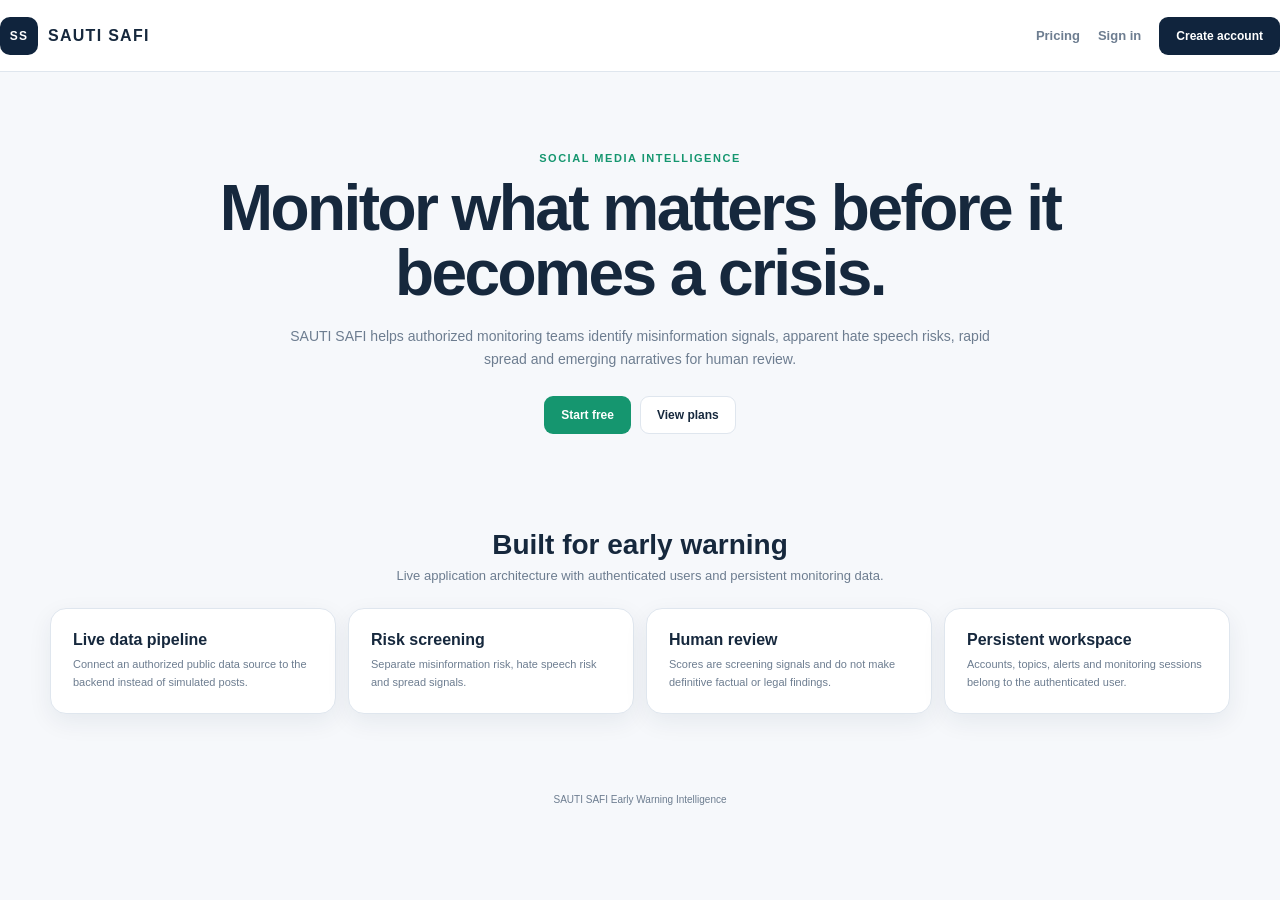
<file: frontend/index.html>
<!doctype html>
<html lang="en"><head><meta charset="UTF-8"><meta name="viewport" content="width=device-width,initial-scale=1">
<title>SAUTI SAFI | Early Warning Intelligence</title><link rel="stylesheet" href="styles.css"></head>
<body>
<nav class="nav"><div class="container" style="display:flex;justify-content:space-between;align-items:center;width:100%">
<a class="logo" href="index.html"><span class="logo-mark">SS</span><span>SAUTI SAFI</span></a>
<div class="nav-links"><a href="pricing.html">Pricing</a><a href="login.html">Sign in</a><a href="signup.html" class="btn btn-primary">Create account</a></div>
</div></nav>
<main>
<section class="hero"><div class="container">
<div class="eyebrow">Social Media Intelligence</div>
<h1>Monitor what matters before it becomes a crisis.</h1>
<p>SAUTI SAFI helps authorized monitoring teams identify misinformation signals, apparent hate speech risks, rapid spread and emerging narratives for human review.</p>
<div class="hero-actions"><a href="signup.html" class="btn btn-green">Start free</a><a href="pricing.html" class="btn btn-secondary">View plans</a></div>
</div></section>
<section class="section"><div class="container"><div class="heading"><h2>Built for early warning</h2><p>Live application architecture with authenticated users and persistent monitoring data.</p></div>
<div class="grid">
<div class="card"><strong>Live data pipeline</strong><p class="muted" style="margin-top:7px;font-size:11px;line-height:1.6">Connect an authorized public data source to the backend instead of simulated posts.</p></div>
<div class="card"><strong>Risk screening</strong><p class="muted" style="margin-top:7px;font-size:11px;line-height:1.6">Separate misinformation risk, hate speech risk and spread signals.</p></div>
<div class="card"><strong>Human review</strong><p class="muted" style="margin-top:7px;font-size:11px;line-height:1.6">Scores are screening signals and do not make definitive factual or legal findings.</p></div>
<div class="card"><strong>Persistent workspace</strong><p class="muted" style="margin-top:7px;font-size:11px;line-height:1.6">Accounts, topics, alerts and monitoring sessions belong to the authenticated user.</p></div>
</div></div></section>
</main><footer class="footer">SAUTI SAFI Early Warning Intelligence</footer>
</body></html>
</file>
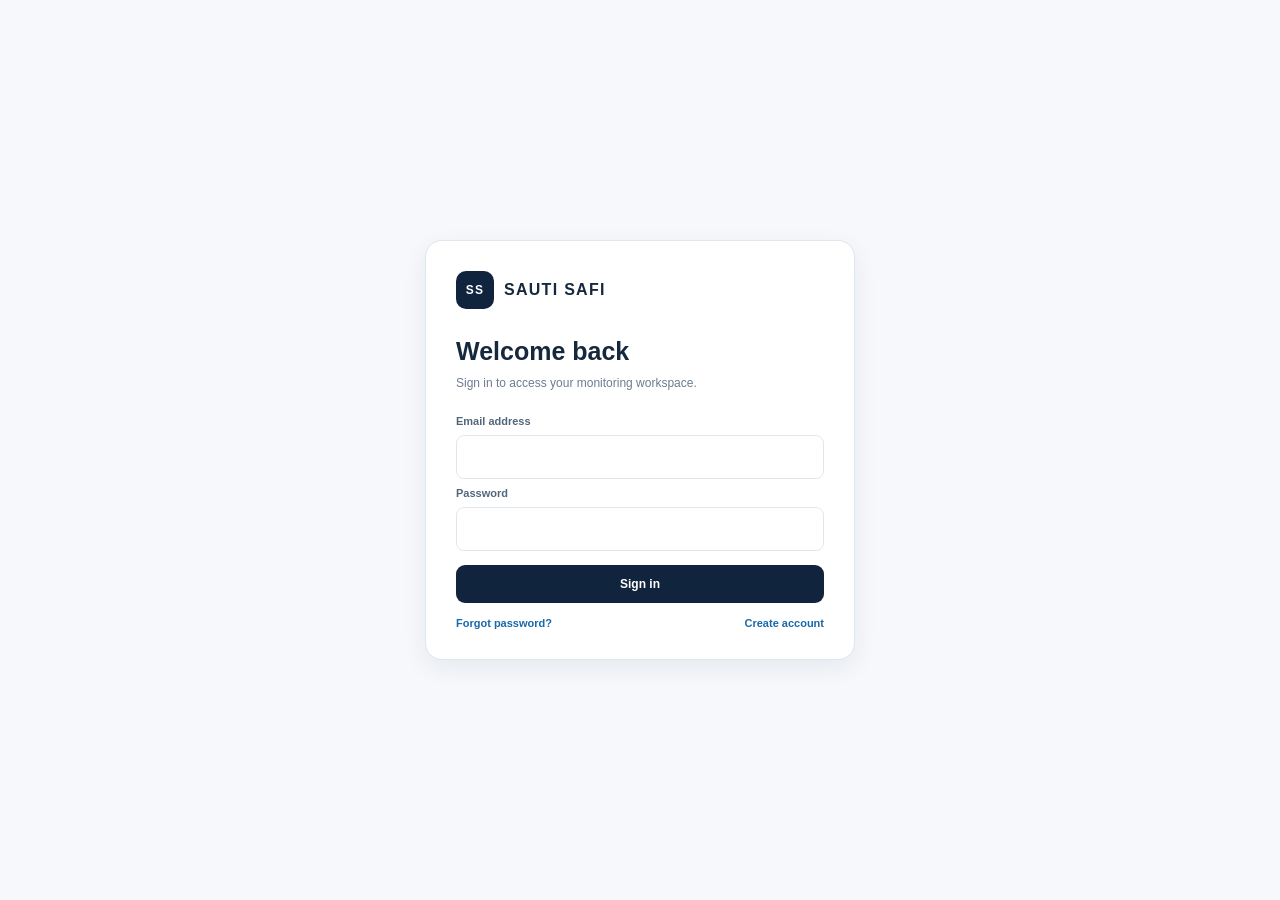
<file: frontend/dashboard.html>
<!doctype html>
<html lang="en">
<head>
  <meta charset="UTF-8">
  <meta name="viewport" content="width=device-width, initial-scale=1">
  <title>Dashboard | SAUTI SAFI</title>
  <link rel="stylesheet" href="styles.css">
</head>
<body>
  <nav class="nav">
    <div class="container" style="display:flex; justify-content:space-between; align-items:center; width:100%">
      <a class="logo" href="dashboard.html">
        <span class="logo-mark">SS</span>
        <span>SAUTI SAFI</span>
      </a>
      <div class="nav-actions">
        <a href="pricing.html" class="btn btn-secondary">Plans</a>
        <button onclick="logout()" class="btn btn-danger">Sign out</button>
      </div>
    </div>
  </nav>

  <main class="dashboard">
    <div class="container">
      <div class="dashboard-head">
        <div>
          <div class="eyebrow">Monitoring workspace</div>
          <h1 id="welcome">Dashboard</h1>
          <p class="muted" style="font-size:11px; margin-top:5px">
            Live data from your SAUTI SAFI backend. No simulated posts are inserted by this page.
          </p>
        </div>
      </div>

      <div class="grid">
        <div class="stat">
          <span>Posts received</span>
          <strong id="scanned">0</strong>
        </div>
        <div class="stat">
          <span>Relevant detections</span>
          <strong id="relevant">0</strong>
        </div>
        <div class="stat">
          <span>Early warnings</span>
          <strong id="alerts">0</strong>
        </div>
        <div class="stat">
          <span>Plan</span>
          <strong id="plan">Starter</strong>
        </div>
      </div>

      <section class="panel" style="margin-bottom:18px">
        <div class="panel-head">
          <strong>Monitoring topics</strong>
          <p>Define the X searches SAUTI SAFI should collect and analyze.</p>
        </div>
        <div style="display:grid; grid-template-columns:1fr 2fr auto; gap:8px; margin-bottom:10px">
          <input id="topicName" class="input" placeholder="Topic name" maxlength="120">
          <input id="topicQuery" class="input" placeholder='X query, e.g. Kenya OR Nairobi -is:retweet' maxlength="512">
          <button class="btn btn-primary" onclick="addTopic()">Add topic</button>
        </div>
        <div style="display:flex; gap:8px; align-items:center; margin-bottom:10px">
          <button class="btn btn-secondary" onclick="collectNow()">Collect from X now</button>
          <span id="collectionStatus" class="muted" style="font-size:10px"></span>
        </div>
        <div id="topicList" class="empty">No monitoring topics configured.</div>
      </section>

      <div class="layout">
        <section class="panel">
          <div class="panel-head">
            <strong>Live detection feed</strong>
            <p>Only records stored by the backend are shown here.</p>
          </div>
          <div id="feed">
            <div class="empty">Waiting for authorized data source and stored detections.</div>
          </div>
        </section>

        <aside class="panel">
          <div class="panel-head">
            <strong>Alert center</strong>
            <p>Highest priority stored alerts.</p>
          </div>
          <div id="alertList">
            <div class="empty">No alerts yet.</div>
          </div>
        </aside>
      </div>
    </div>
  </main>

  <script src="app.js"></script>
  <script>
    let pollInterval = null;
    let loading = false;

    async function loadTopics() {
      const topics = await api("/monitoring/topics");
      const el = document.getElementById("topicList");
      if (!topics.length) {
        el.innerHTML = "No monitoring topics configured.";
        return;
      }
      el.className = "";
      el.innerHTML = topics.map(t => `
        <div style="display:flex; justify-content:space-between; gap:10px; padding:8px 0; border-top:1px solid rgba(0,0,0,.08)">
          <div><strong>${escapeHtml(t.name)}</strong><div class="muted" style="font-size:10px">${escapeHtml(t.query)}</div></div>
          <button class="btn btn-danger" onclick="deleteTopic(${Number(t.id)})">Remove</button>
        </div>`).join("");
    }

    async function addTopic() {
      const name = document.getElementById("topicName").value.trim();
      const query = document.getElementById("topicQuery").value.trim();
      if (!name || !query) {
        document.getElementById("collectionStatus").textContent = "Enter both a topic name and X query.";
        return;
      }
      try {
        await api("/monitoring/topics", { method: "POST", body: JSON.stringify({ name, query }) });
        document.getElementById("topicName").value = "";
        document.getElementById("topicQuery").value = "";
        document.getElementById("collectionStatus").textContent = "Topic added.";
        await loadTopics();
      } catch (err) {
        document.getElementById("collectionStatus").textContent = err.message;
      }
    }

    async function deleteTopic(id) {
      try {
        await api(`/monitoring/topics/${id}`, { method: "DELETE" });
        await loadTopics();
      } catch (err) {
        document.getElementById("collectionStatus").textContent = err.message;
      }
    }

    async function collectNow() {
      const status = document.getElementById("collectionStatus");
      status.textContent = "Collecting recent X posts...";
      try {
        const result = await api("/monitoring/collect", { method: "POST" });
        const totals = result.results.reduce((a, r) => ({ fetched: a.fetched + r.fetched, inserted: a.inserted + r.inserted }), { fetched: 0, inserted: 0 });
        status.textContent = `Fetched ${totals.fetched}; stored ${totals.inserted} new posts.`;
        await loadDashboard();
      } catch (err) {
        status.textContent = err.message;
      }
    }

    async function loadDashboard() {
      if (loading) return;
      loading = true;

      if (!token()) {
        window.location.href = "login.html";
        return;
      }

      try {
        const me = await api("/auth/me");
        document.getElementById("welcome").textContent = `Welcome, ${me.name || "User"}`;
        document.getElementById("plan").textContent = me.plan || "Starter";
        await loadTopics();

        const data = await api("/dashboard");
        document.getElementById("scanned").textContent = Number(data.posts_received || 0).toLocaleString();
        document.getElementById("relevant").textContent = Number(data.relevant_detections || 0).toLocaleString();
        document.getElementById("alerts").textContent = Number(data.alerts || 0).toLocaleString();
        renderPosts(data.posts || []);
        renderAlerts(data.alert_items || []);
      } catch (err) {
        console.error("Dashboard error:", err);
        if (!token()) {
          window.location.href = "login.html";
        } else {
          showDashboardError(err.message);
        }
      } finally {
        loading = false;
      }
    }

    function showDashboardError(message) {
      document.getElementById("feed").innerHTML = `<div class="empty">Unable to load dashboard data: ${escapeHtml(message)}</div>`;
    }

    function renderPosts(posts) {
      const el = document.getElementById("feed");
      if (!posts.length) {
        el.innerHTML = '<div class="empty">No live detections have been stored yet.</div>';
        return;
      }

      el.innerHTML = posts.map(p => `
        <article class="post">
          <div class="post-top">
            <div class="account">
              ${escapeHtml(p.source_name || "Authorized source")}
              <span>${escapeHtml(p.platform || "Source")}</span>
            </div>
            <span class="muted" style="font-size:9px">${p.created_at ? new Date(p.created_at).toLocaleString() : ""}</span>
          </div>
          <div class="post-text">${escapeHtml(p.text || "")}</div>
          <div class="badges">
            <span class="badge">MISINFO ${Number(p.misinformation_risk ?? 0).toFixed(0)}%</span>
            <span class="badge">HATE ${Number(p.hate_speech_risk ?? 0).toFixed(0)}%</span>
            <span class="badge">PRIORITY ${Number(p.early_warning_priority ?? 0).toFixed(0)}</span>
          </div>
        </article>
      `).join("");
    }

    function renderAlerts(alerts) {
      const el = document.getElementById("alertList");
      if (!alerts.length) {
        el.innerHTML = '<div class="empty">No alerts yet.</div>';
        return;
      }

      el.innerHTML = alerts.map(a => `
        <div class="alert ${Number(a.priority || 0) >= 90 ? "critical" : ""}">
          <strong>${escapeHtml(a.title || "Early warning")}</strong>
          <p class="muted" style="font-size:10px; margin-top:5px">${escapeHtml(a.detail || "")}</p>
          <strong style="display:block; margin-top:7px">${Number(a.priority || 0).toFixed(0)}/100</strong>
        </div>
      `).join("");
    }

    function escapeHtml(value) {
      return String(value ?? "")
        .replaceAll("&", "&amp;")
        .replaceAll("<", "&lt;")
        .replaceAll(">", "&gt;")
        .replaceAll('"', "&quot;")
        .replaceAll("'", "&#039;");
    }

    loadDashboard();
    pollInterval = setInterval(loadDashboard, 10000);
  </script>
</body>
</html>
</file>
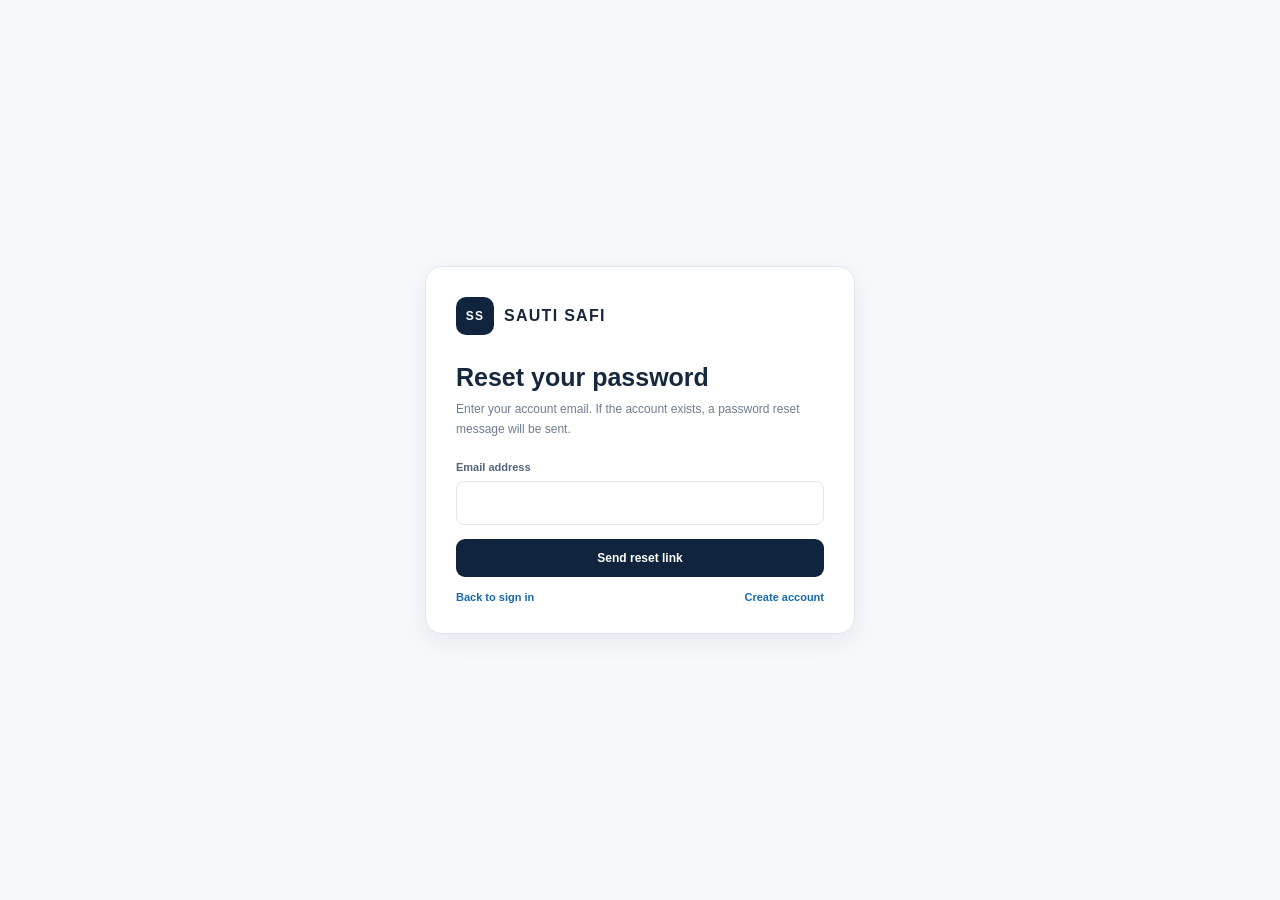
<file: frontend/forgot-password.html>
<!doctype html>
<html lang="en"><head><meta charset="UTF-8"><meta name="viewport" content="width=device-width,initial-scale=1">
<title>Forgot password | SAUTI SAFI</title><link rel="stylesheet" href="styles.css"></head>
<body><main class="auth-page"><div class="auth-card">
<a class="logo" href="index.html"><span class="logo-mark">SS</span><span>SAUTI SAFI</span></a>
<h1 style="margin-top:28px">Reset your password</h1><p>Enter your account email. If the account exists, a password reset message will be sent.</p>
<div id="message" class="message"></div>
<form id="forgotForm" class="form">
<label for="email">Email address</label><input id="email" type="email" required autocomplete="email">
<button class="btn btn-primary" type="submit">Send reset link</button>
</form>
<div class="form-links"><a href="login.html">Back to sign in</a><a href="signup.html">Create account</a></div>
</div></main>
<script src="app.js"></script><script>
document.getElementById("forgotForm").addEventListener("submit", async e => {
  e.preventDefault();
  const emailInput = document.getElementById("email");
  const button = e.currentTarget.querySelector("button");
  button.disabled = true;
  button.textContent = "Sending...";
  try {
    const data = await api("/auth/forgot-password", {
      method: "POST",
      body: JSON.stringify({ email: emailInput.value.trim() })
    });
    showMessage("message", data.message, "success");
  } catch (err) {
    showMessage("message", err.message);
  } finally {
    button.disabled = false;
    button.textContent = "Send reset link";
  }
});
</script></body></html>
</file>
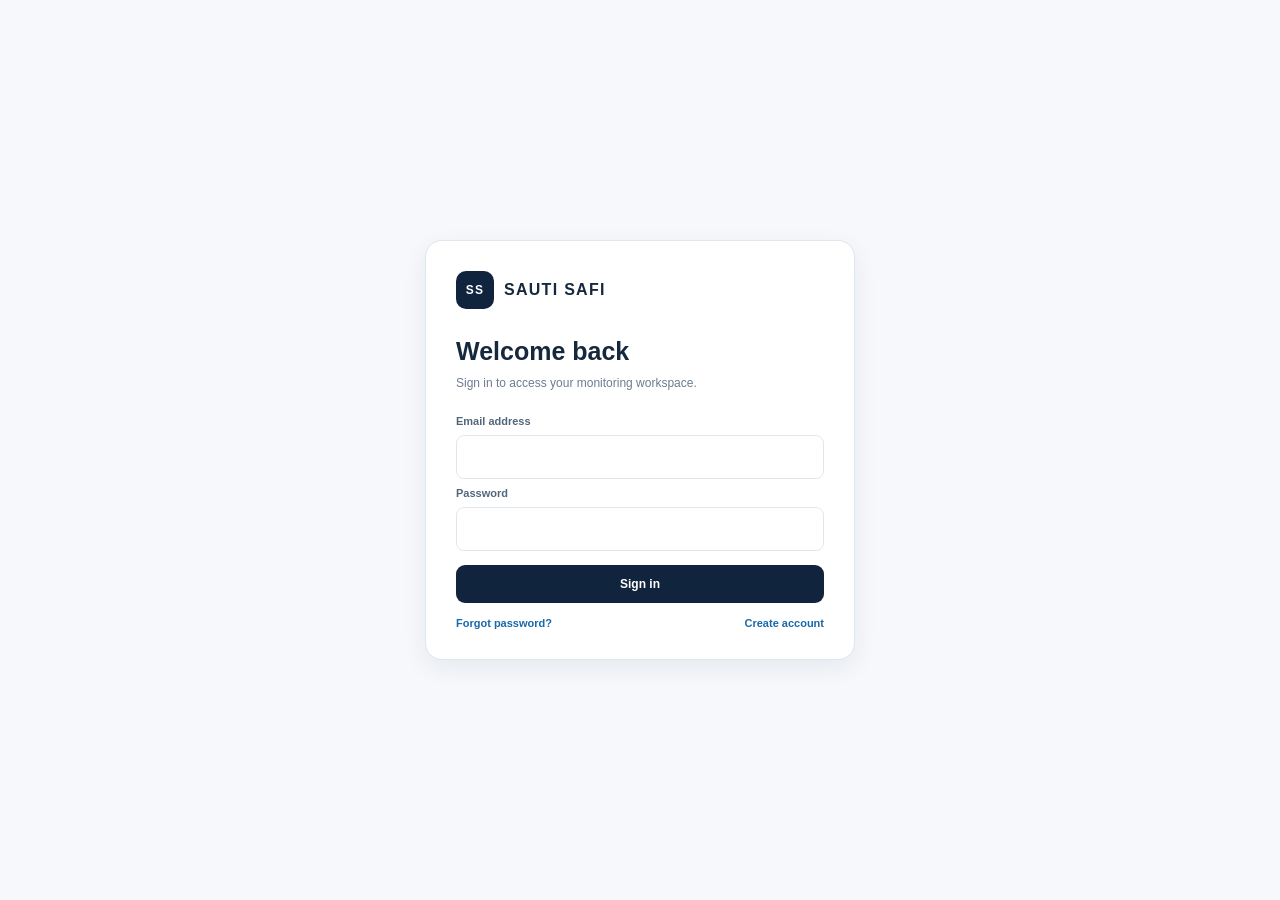
<file: frontend/login.html>
<!doctype html>
<html lang="en">
<head>
  <meta charset="UTF-8">
  <meta name="viewport" content="width=device-width, initial-scale=1">
  <title>Sign in | SAUTI SAFI</title>
  <link rel="stylesheet" href="styles.css">
</head>
<body>
  <main class="auth-page">
    <div class="auth-card">
      <a class="logo" href="index.html">
        <span class="logo-mark">SS</span>
        <span>SAUTI SAFI</span>
      </a>
      <h1 style="margin-top:28px">Welcome back</h1>
      <p>Sign in to access your monitoring workspace.</p>
      
      <div id="message" class="message"></div>
      
      <form id="loginForm" class="form">
        <label for="email">Email address</label>
        <input id="email" type="email" required autocomplete="email">
        
        <label for="password">Password</label>
        <input id="password" type="password" required autocomplete="current-password">
        
        <button id="submitBtn" class="btn btn-primary" type="submit">Sign in</button>
      </form>
      
      <div class="form-links">
        <a href="forgot-password.html">Forgot password?</a>
        <a href="signup.html">Create account</a>
      </div>
    </div>
  </main>

  <script src="app.js"></script>
  <script>
    document.getElementById("loginForm").addEventListener("submit", async (e) => {
      e.preventDefault();

      const msgContainer = document.getElementById("message");
      const submitBtn = document.getElementById("submitBtn");
      
      const emailInput = document.getElementById("email");
      const passwordInput = document.getElementById("password");

      // Reset error message state
      msgContainer.textContent = "";
      msgContainer.className = "message";

      // Disable button while processing
      submitBtn.disabled = true;
      submitBtn.textContent = "Signing in...";

      try {
        const payload = {
          email: emailInput.value.trim(),
          password: passwordInput.value
        };

        const data = await api("/auth/login", {
          method: "POST",
          headers: {
            "Content-Type": "application/json"
          },
          body: JSON.stringify(payload)
        });

        // Store tokens using standard keys aligned with app.js
        localStorage.setItem("sautiSafiToken", data.access_token);
        localStorage.setItem("sautiSafiUser", JSON.stringify(data.user));

        showMessage("message", "Login successful! Redirecting...", "success");

        // Redirect to dashboard
        setTimeout(() => {
          window.location.href = "dashboard.html";
        }, 500);

      } catch (err) {
        const errorMsg = err.message || "Invalid login credentials.";
        showMessage("message", errorMsg, "error");
      } finally {
        submitBtn.disabled = false;
        submitBtn.textContent = "Sign in";
      }
    });
  </script>
</body>
</html>
</file>
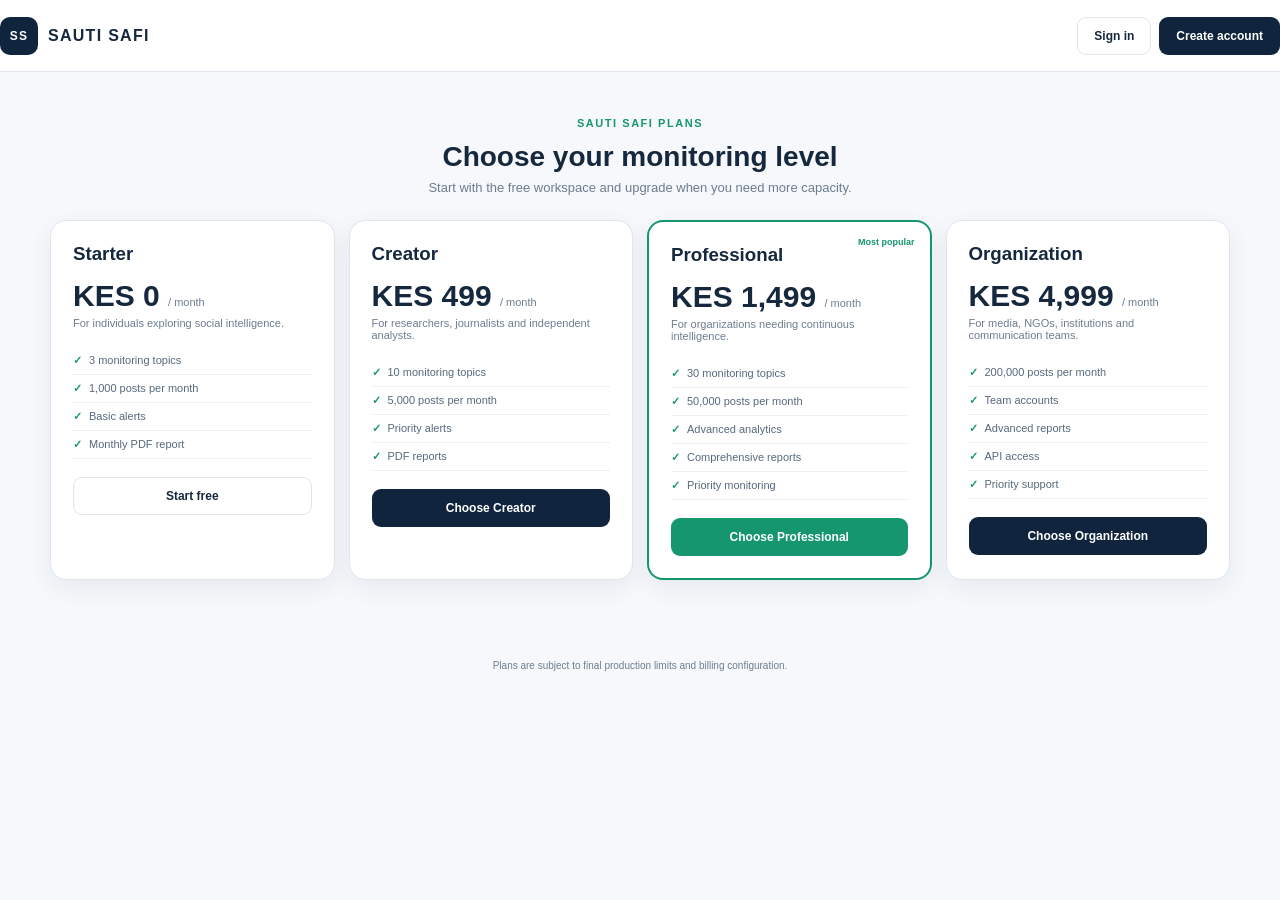
<file: frontend/pricing.html>
<!doctype html>
<html lang="en"><head><meta charset="UTF-8"><meta name="viewport" content="width=device-width,initial-scale=1">
<title>SAUTI SAFI | Pricing</title><link rel="stylesheet" href="styles.css"></head>
<body>
<nav class="nav"><div class="container" style="display:flex;justify-content:space-between;align-items:center;width:100%">
<a class="logo" href="index.html"><span class="logo-mark">SS</span><span>SAUTI SAFI</span></a><div class="nav-actions"><a href="login.html" class="btn btn-secondary">Sign in</a><a href="signup.html" class="btn btn-primary">Create account</a></div>
</div></nav>
<section class="section"><div class="container">
<div class="heading"><div class="eyebrow">SAUTI SAFI PLANS</div><h2>Choose your monitoring level</h2><p>Start with the free workspace and upgrade when you need more capacity.</p></div>
<div class="pricing">
<div class="card price-card"><h3>Starter</h3><div class="price">KES 0 <small>/ month</small></div><p class="muted" style="font-size:11px">For individuals exploring social intelligence.</p><ul class="features"><li>3 monitoring topics</li><li>1,000 posts per month</li><li>Basic alerts</li><li>Monthly PDF report</li></ul><a href="signup.html" class="btn btn-secondary" style="display:block;text-align:center">Start free</a></div>
<div class="card price-card"><h3>Creator</h3><div class="price">KES 499 <small>/ month</small></div><p class="muted" style="font-size:11px">For researchers, journalists and independent analysts.</p><ul class="features"><li>10 monitoring topics</li><li>5,000 posts per month</li><li>Priority alerts</li><li>PDF reports</li></ul><a href="signup.html" class="btn btn-primary" style="display:block;text-align:center">Choose Creator</a></div>
<div class="card price-card featured"><div class="popular">Most popular</div><h3>Professional</h3><div class="price">KES 1,499 <small>/ month</small></div><p class="muted" style="font-size:11px">For organizations needing continuous intelligence.</p><ul class="features"><li>30 monitoring topics</li><li>50,000 posts per month</li><li>Advanced analytics</li><li>Comprehensive reports</li><li>Priority monitoring</li></ul><a href="signup.html" class="btn btn-green" style="display:block;text-align:center">Choose Professional</a></div>
<div class="card price-card"><h3>Organization</h3><div class="price">KES 4,999 <small>/ month</small></div><p class="muted" style="font-size:11px">For media, NGOs, institutions and communication teams.</p><ul class="features"><li>200,000 posts per month</li><li>Team accounts</li><li>Advanced reports</li><li>API access</li><li>Priority support</li></ul><a href="signup.html" class="btn btn-primary" style="display:block;text-align:center">Choose Organization</a></div>
</div></div></section>
<footer class="footer">Plans are subject to final production limits and billing configuration.</footer>
</body></html>
</file>
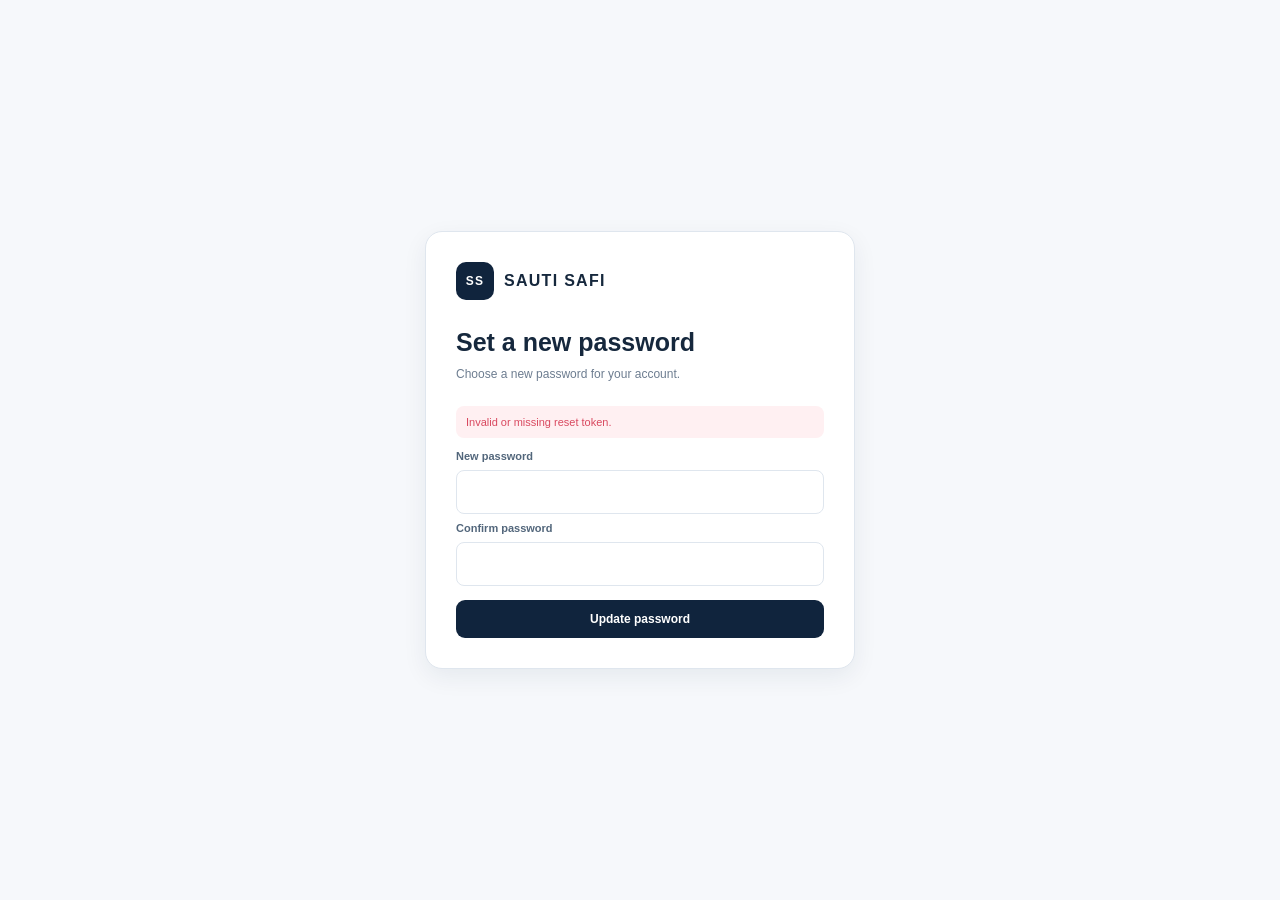
<file: frontend/reset-password.html>
<!doctype html>
<html lang="en"><head><meta charset="UTF-8"><meta name="viewport" content="width=device-width,initial-scale=1">
<title>Set new password | SAUTI SAFI</title><link rel="stylesheet" href="styles.css"></head>
<body><main class="auth-page"><div class="auth-card">
<a class="logo" href="index.html"><span class="logo-mark">SS</span><span>SAUTI SAFI</span></a>
<h1 style="margin-top:28px">Set a new password</h1><p>Choose a new password for your account.</p>
<div id="message" class="message"></div>
<form id="resetForm" class="form">
<label for="password">New password</label><input id="password" type="password" minlength="8" required autocomplete="new-password">
<label for="confirm">Confirm password</label><input id="confirm" type="password" minlength="8" required autocomplete="new-password">
<button class="btn btn-primary" type="submit">Update password</button>
</form>
</div></main>
<script src="app.js"></script><script>
const params = new URLSearchParams(window.location.search);
const resetToken = params.get("token");
const resetForm = document.getElementById("resetForm");
const passwordInput = document.getElementById("password");
const confirmInput = document.getElementById("confirm");

if (!resetToken) {
  showMessage("message", "Invalid or missing reset token.");
  resetForm.querySelector("button").disabled = true;
}

resetForm.addEventListener("submit", async e => {
  e.preventDefault();
  if (!resetToken) return;
  if (passwordInput.value !== confirmInput.value) {
    showMessage("message", "Passwords do not match.");
    return;
  }

  const button = resetForm.querySelector("button");
  button.disabled = true;
  button.textContent = "Updating...";
  try {
    const data = await api("/auth/reset-password", {
      method: "POST",
      body: JSON.stringify({ token: resetToken, password: passwordInput.value })
    });
    showMessage("message", data.message, "success");
    setTimeout(() => window.location.href = "login.html", 1000);
  } catch (err) {
    showMessage("message", err.message);
    button.disabled = false;
    button.textContent = "Update password";
  }
});
</script></body></html>
</file>
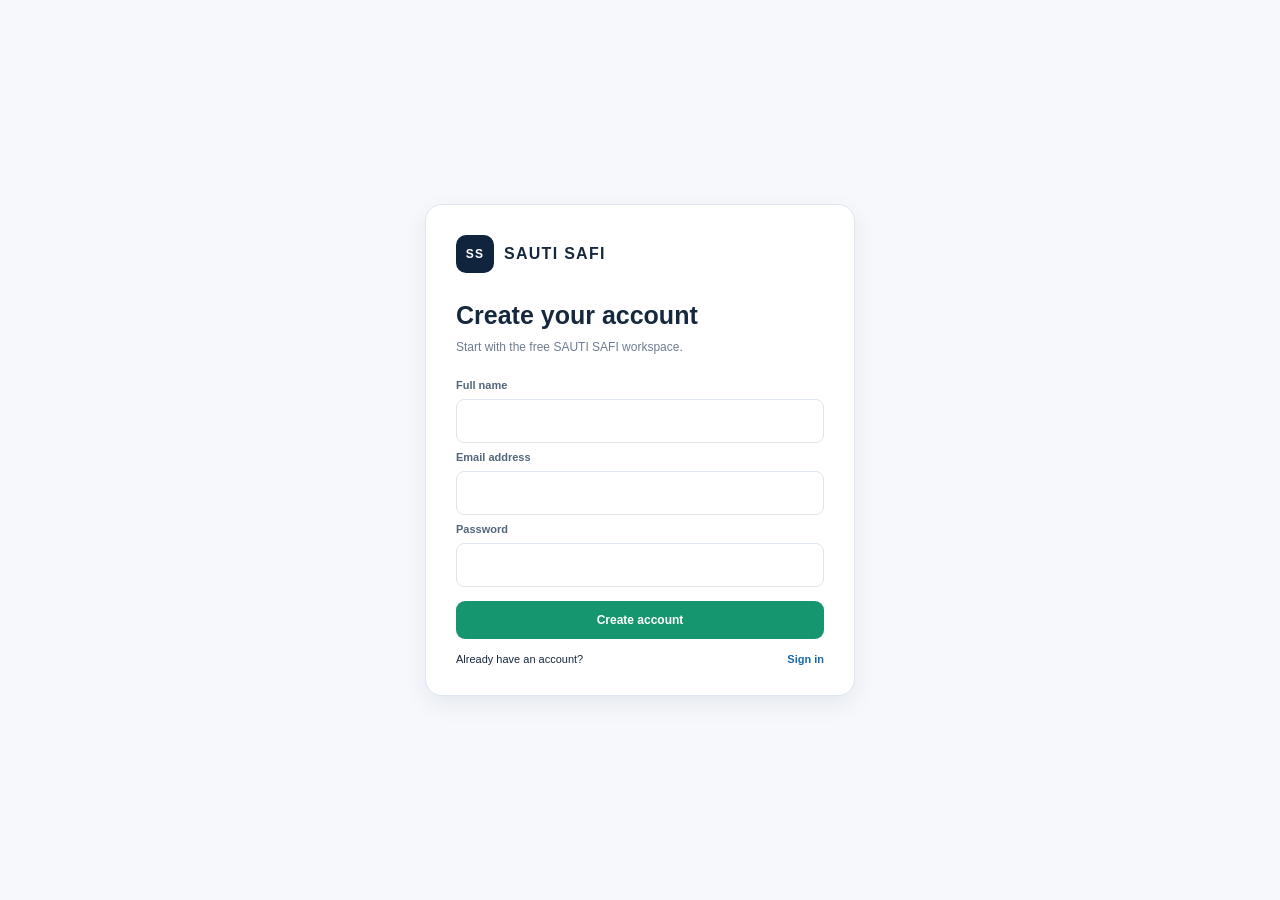
<file: frontend/signup.html>
<!doctype html>
<html lang="en">
<head>
  <meta charset="UTF-8">
  <meta name="viewport" content="width=device-width, initial-scale=1">
  <title>Create account | SAUTI SAFI</title>
  <link rel="stylesheet" href="styles.css">
</head>
<body>
  <main class="auth-page">
    <div class="auth-card">
      <a class="logo" href="index.html">
        <span class="logo-mark">SS</span>
        <span>SAUTI SAFI</span>
      </a>
      <h1 style="margin-top:28px">Create your account</h1>
      <p>Start with the free SAUTI SAFI workspace.</p>
      
      <div id="message" class="message"></div>
      
      <form id="signupForm" class="form">
        <label for="name">Full name</label>
        <input id="name" type="text" required autocomplete="name">
        
        <label for="email">Email address</label>
        <input id="email" type="email" required autocomplete="email">
        
        <label for="password">Password</label>
        <input id="password" type="password" minlength="8" required autocomplete="new-password">
        
        <button id="submitBtn" class="btn btn-green" type="submit">Create account</button>
      </form>
      
      <div class="form-links">
        <span>Already have an account?</span>
        <a href="login.html">Sign in</a>
      </div>
    </div>
  </main>

  <script src="app.js"></script>
  <script>
    document.getElementById("signupForm").addEventListener("submit", async (e) => {
      e.preventDefault();
      
      const msgContainer = document.getElementById("message");
      const submitBtn = document.getElementById("submitBtn");
      
      // Get input elements explicitly
      const nameInput = document.getElementById("name");
      const emailInput = document.getElementById("email");
      const passwordInput = document.getElementById("password");

      // Reset message container
      msgContainer.textContent = "";
      msgContainer.className = "message";

      // Disable button during loading
      submitBtn.disabled = true;
      submitBtn.textContent = "Creating account...";

      try {
        const payload = {
          name: nameInput.value.trim(),
          email: emailInput.value.trim(),
          password: passwordInput.value
        };

        const data = await api("/auth/register", {
          method: "POST",
          headers: {
            "Content-Type": "application/json"
          },
          body: JSON.stringify(payload)
        });

        const successMsg = data.message || "Account created successfully.";
        showMessage("message", successMsg + " Redirecting to sign in...", "success");

        setTimeout(() => {
          location.href = "login.html";
        }, 1200);

      } catch (err) {
        const errorMsg = err.message || "An error occurred during registration.";
        showMessage("message", errorMsg, "error");
      } finally {
        submitBtn.disabled = false;
        submitBtn.textContent = "Create account";
      }
    });
  </script>
</body>
</html>
</file>
<file: frontend/styles.css>
:root{
  --navy:#10243d; --blue:#1769aa; --green:#15966f; --red:#d9485f;
  --text:#16283d; --muted:#6d7d90; --light:#f6f8fb; --white:#fff;
  --border:#dfe6ee; --shadow:0 8px 25px rgba(20,45,70,.07);
}
*{box-sizing:border-box;margin:0;padding:0}
body{font-family:Inter,Arial,sans-serif;background:var(--light);color:var(--text);min-height:100vh}
a{text-decoration:none;color:inherit}
button,input{font:inherit}
button{cursor:pointer}
.container{width:min(1180px,calc(100% - 32px));margin:auto}
.nav{height:72px;background:#fff;border-bottom:1px solid var(--border);display:flex;align-items:center;justify-content:space-between}
.logo{display:flex;gap:10px;align-items:center;font-weight:900;letter-spacing:.08em}
.logo-mark{width:38px;height:38px;border-radius:10px;background:var(--navy);color:#fff;display:grid;place-items:center;font-size:12px}
.nav-links{display:flex;gap:18px;align-items:center;color:var(--muted);font-size:13px;font-weight:700}
.nav-actions{display:flex;gap:8px}
.btn{border:1px solid transparent;border-radius:9px;padding:11px 16px;font-size:12px;font-weight:900}
.btn-primary{background:var(--navy);color:#fff}
.btn-green{background:var(--green);color:#fff}
.btn-secondary{background:#fff;color:var(--text);border-color:var(--border)}
.btn-danger{background:#fff0f2;color:var(--red);border-color:#f4c6ce}
.hero{padding:80px 0 50px;text-align:center}
.eyebrow{color:var(--green);font-size:11px;font-weight:900;text-transform:uppercase;letter-spacing:.14em;margin-bottom:12px}
.hero h1{font-size:clamp(36px,6vw,64px);line-height:1.02;letter-spacing:-.04em;max-width:850px;margin:auto}
.hero p{color:var(--muted);max-width:700px;margin:18px auto;line-height:1.7;font-size:14px}
.hero-actions{display:flex;justify-content:center;gap:9px;margin-top:24px;flex-wrap:wrap}
.section{padding:45px 0}
.heading{text-align:center;margin-bottom:25px}
.heading h2{font-size:28px}
.heading p{color:var(--muted);font-size:13px;margin-top:7px}
.pricing{display:grid;grid-template-columns:repeat(4,1fr);gap:14px}
.card{background:#fff;border:1px solid var(--border);border-radius:16px;padding:22px;box-shadow:var(--shadow)}
.price-card{position:relative}
.price-card.featured{border:2px solid var(--green)}
.popular{position:absolute;right:15px;top:15px;color:var(--green);font-size:9px;font-weight:900}
.price{font-size:30px;font-weight:900;margin:14px 0 4px}
.price small{font-size:11px;color:var(--muted);font-weight:500}
.muted{color:var(--muted)}
.features{list-style:none;margin:18px 0}
.features li{font-size:11px;color:#56697d;padding:7px 0;border-bottom:1px solid #edf1f5}
.features li:before{content:"✓";color:var(--green);font-weight:900;margin-right:7px}
.price .btn{width:100%}
.auth-page{min-height:100vh;display:grid;place-items:center;padding:30px}
.auth-card{width:min(430px,100%);background:#fff;border:1px solid var(--border);border-radius:17px;padding:30px;box-shadow:var(--shadow)}
.auth-card h1{font-size:25px}
.auth-card p{font-size:12px;line-height:1.6;color:var(--muted);margin:8px 0 22px}
.form{display:flex;flex-direction:column;gap:8px}
.form label{font-size:11px;font-weight:800;color:#52667b}
.form input{border:1px solid var(--border);border-radius:8px;padding:12px;outline:none}
.form input:focus{border-color:var(--blue)}
.form .btn{margin-top:6px}
.form-links{display:flex;justify-content:space-between;gap:10px;margin-top:14px;font-size:11px}
.form-links a{color:var(--blue);font-weight:800}
.message{display:none;padding:10px;border-radius:8px;font-size:11px;margin-bottom:12px}
.message.show{display:block}
.message.error{background:#fff0f2;color:var(--red)}
.message.success{background:#e9f8f2;color:var(--green)}
.dashboard{padding:28px 0}
.dashboard-head{display:flex;justify-content:space-between;align-items:center;gap:15px;margin-bottom:20px}
.dashboard-head h1{font-size:27px}
.grid{display:grid;grid-template-columns:repeat(4,1fr);gap:12px}
.stat{background:#fff;border:1px solid var(--border);border-radius:13px;padding:17px;box-shadow:var(--shadow)}
.stat span{font-size:9px;color:var(--muted);text-transform:uppercase;letter-spacing:.08em}
.stat strong{display:block;font-size:25px;margin-top:6px}
.panel{background:#fff;border:1px solid var(--border);border-radius:16px;box-shadow:var(--shadow);overflow:hidden}
.panel-head{padding:16px;border-bottom:1px solid var(--border)}
.panel-head strong{font-size:13px}
.panel-head p{font-size:10px;color:var(--muted);margin-top:4px}
.empty{padding:55px;text-align:center;color:var(--muted);font-size:12px}
.post{padding:16px;border-bottom:1px solid var(--border)}
.post:last-child{border-bottom:0}
.post-top{display:flex;justify-content:space-between;gap:10px}
.account{font-size:12px;font-weight:800}.account span{display:block;color:var(--muted);font-size:9px;margin-top:2px}
.post-text{font-size:12px;line-height:1.6;margin:10px 0}
.badges{display:flex;gap:5px;flex-wrap:wrap}.badge{font-size:8px;font-weight:900;padding:4px 7px;border-radius:5px;background:#eef7fd;color:var(--blue)}
.layout{display:grid;grid-template-columns:1.6fr .8fr;gap:15px;margin-top:15px}
.alert{padding:12px;border:1px solid var(--border);border-radius:9px;margin:8px}
.alert.critical{border-color:#efc5cb;background:#fff7f8}
.footer{text-align:center;padding:35px 0;color:var(--muted);font-size:10px}
.notice{background:#f3f8fc;color:var(--muted);padding:11px;border-radius:8px;font-size:10px;line-height:1.5;margin-bottom:14px}
@media(max-width:1000px){.pricing{grid-template-columns:repeat(2,1fr)}.grid{grid-template-columns:repeat(2,1fr)}.layout{grid-template-columns:1fr}}
@media(max-width:650px){.nav-links{display:none}.pricing,.grid{grid-template-columns:1fr}.hero{padding-top:55px}.dashboard-head{align-items:flex-start;flex-direction:column}}

.input {
  width: 100%;
  box-sizing: border-box;
  padding: 10px 12px;
  border: 1px solid rgba(0,0,0,.15);
  border-radius: 6px;
  background: #fff;
  font: inherit;
}
</file>
